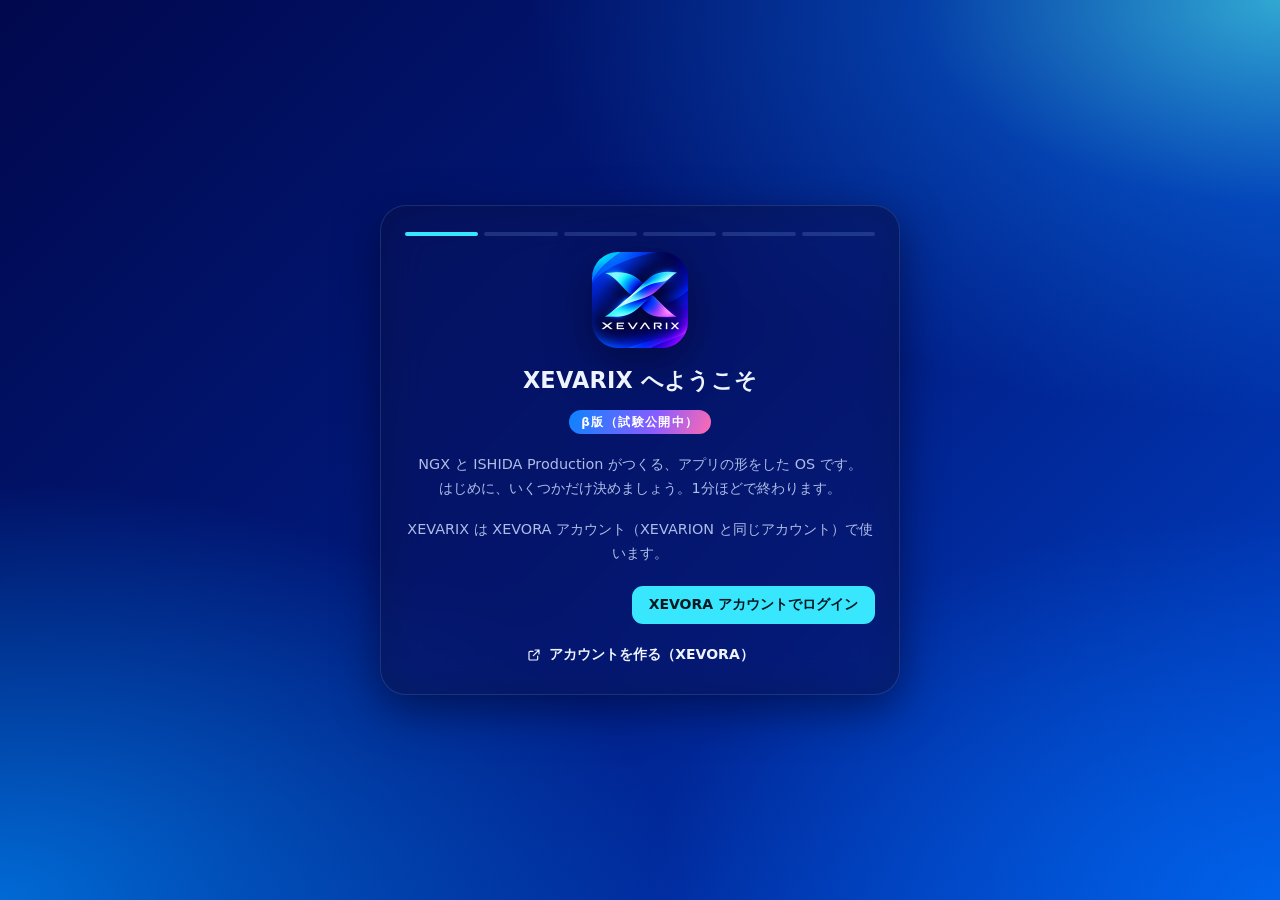
<file: index.html>
<!doctype html>
<html lang="ja" data-theme="dark" data-accent="cyan" data-fx="full">
<head>
<meta charset="utf-8">
<meta name="viewport" content="width=device-width, initial-scale=1, maximum-scale=1, user-scalable=no, viewport-fit=cover">
<meta name="apple-mobile-web-app-capable" content="yes">
<meta name="mobile-web-app-capable" content="yes">
<meta name="apple-mobile-web-app-status-bar-style" content="black-translucent">
<meta name="apple-mobile-web-app-title" content="XEVARIX">
<meta name="theme-color" content="#01084d">
<meta name="description" content="XEVARIX — NGX と ISHIDA Production がつくる、アプリの形をした OS。">
<meta name="format-detection" content="telephone=no">
<title>XEVARIX</title>
<link rel="manifest" href="manifest.webmanifest">
<link rel="icon" type="image/png" href="assets/brand/icon-64.png">
<link rel="apple-touch-icon" href="assets/brand/icon-180.png">
<style>
/* 起動画面（ほかの CSS が届く前に、すぐ出す） */
html, body { margin: 0; height: 100%; background: #01084d; }
#xvx-boot { position: fixed; inset: 0; z-index: 110; display: grid; place-items: center; background: radial-gradient(120% 90% at 50% 40%, #011c82 0%, #01084d 70%); color: #eef4ff; font-family: "Hiragino Sans", "Yu Gothic UI", "Meiryo", system-ui, sans-serif; }
#xvx-boot .bt { display: grid; justify-items: center; gap: 14px; padding: 20px; text-align: center; }
#xvx-boot img { width: min(56vw, 250px); height: auto; aspect-ratio: 1; border-radius: 22%; box-shadow: 0 20px 60px rgba(0, 20, 120, .55); }
#xvx-boot .bar { width: min(52vw, 220px); height: 4px; border-radius: 2px; background: rgba(255, 255, 255, .16); overflow: hidden; margin-top: 10px; }
#xvx-boot .bar i { display: block; width: 4%; height: 100%; border-radius: 2px; background: linear-gradient(90deg, #0a84ff, #38e6fd); transition: width .25s ease; }
#xvx-boot .msg { font-size: 12px; color: #aebde6; min-height: 1.4em; }
#xvx-boot .by { font-size: 11px; letter-spacing: .14em; color: #7688bd; margin-top: 6px; }
/* ★★ 2026-11-17 β版の印（ご指定） */
#xvx-boot .beta { margin-top: -4px; padding: 3px 12px; border-radius: 999px; font-size: 12px; font-weight: 700; letter-spacing: .12em; color: #fff; background: linear-gradient(110deg, #0a84ff, #8a5cff 60%, #ff6ab0); box-shadow: 0 6px 18px rgba(80, 60, 255, .35); }
#xvx-boot .fail { display: none; gap: 8px; flex-wrap: wrap; justify-content: center; max-width: 440px; }
#xvx-boot.failed .fail { display: flex; }
#xvx-boot .fail button { height: 38px; padding: 0 16px; border-radius: 11px; border: 1px solid rgba(255, 255, 255, .35); background: rgba(255, 255, 255, .12); color: #fff; font: inherit; font-weight: 600; font-size: 14px; }
#xvx-boot pre { display: none; max-width: min(86vw, 520px); max-height: 30vh; overflow: auto; text-align: left; font-size: 11px; color: #ffb0ba; white-space: pre-wrap; margin: 0; }
#xvx-boot.failed pre { display: block; }
</style>
<link rel="stylesheet" href="css/tokens.css">
<link rel="stylesheet" href="css/kit.css">
<link rel="stylesheet" href="css/shell.css">
<link rel="stylesheet" href="css/wm.css">
</head>
<body>
<div id="xvx-wall" data-wall="aurora"><div class="wl"></div><div class="wg a"></div><div class="wg b"></div></div>
<main id="xvx-desk" aria-label="ホーム"></main>
<div id="xvx-stage" aria-label="アプリの窓"></div>
<header id="xvx-status" class="glass" aria-label="ステータスバー"></header>
<nav id="xvx-dock" class="glass" aria-label="ドック"></nav>
<div id="xvx-layer"></div>
<div id="xvx-toasts" aria-live="polite"></div>
<div id="xvx-lock" aria-label="ロック画面"></div>
<div id="xvx-dim"></div>
<div id="xvx-boot" role="status">
  <div class="bt">
    <img src="assets/brand/xevarix-logo-640.webp" alt="XEVARIX" width="250" height="250">
    <div class="beta" title="試験公開中">β版</div>
    <div class="bar"><i id="xvx-boot-bar"></i></div>
    <div class="msg" id="xvx-boot-msg">起動しています…</div>
    <pre id="xvx-boot-err"></pre>
    <div class="fail">
      <button type="button" onclick="location.reload()">もう一度起動する</button>
      <button type="button" onclick="location.href=location.pathname+'?safe=1'">セーフモードで起動する</button>
    </div>
    <div class="by">NGX × ISHIDA Production</div>
  </div>
</div>
<noscript><div style="position:fixed;inset:0;z-index:999;display:grid;place-items:center;background:#01084d;color:#fff;padding:24px;text-align:center">XEVARIX を使うには、ブラウザの JavaScript をオンにしてください。</div></noscript>
<script>
/* 起動が終わらなかったときの見張り（本体のスクリプトが読めなかった場合も含む） */
(function () {
  var errs = [];
  window.addEventListener('error', function (e) { errs.push((e.message || 'エラー') + (e.filename ? '\n  ' + e.filename.split('/').slice(-2).join('/') + ':' + e.lineno : '')); }, true);
  function fail() {
    if (window.__xvxBooted) return;
    var b = document.getElementById('xvx-boot'); if (!b) return;
    b.classList.add('failed');
    var m = document.getElementById('xvx-boot-msg'); if (m) m.textContent = '起動できませんでした';
    var p = document.getElementById('xvx-boot-err'); if (p) p.textContent = (window.__xvxBootError || '') + (errs.length ? '\n' + errs.slice(0, 4).join('\n') : '');
  }
  document.addEventListener('xvx-boot-failed', fail);
  setTimeout(function () { if (!window.__xvxBooted && !document.querySelector('.xo') && !document.querySelector('#xvx-lock.on')) fail(); }, 15000);
})();
</script>
<script type="module" src="sys/main.js"></script>
</body>
</html>
</file>
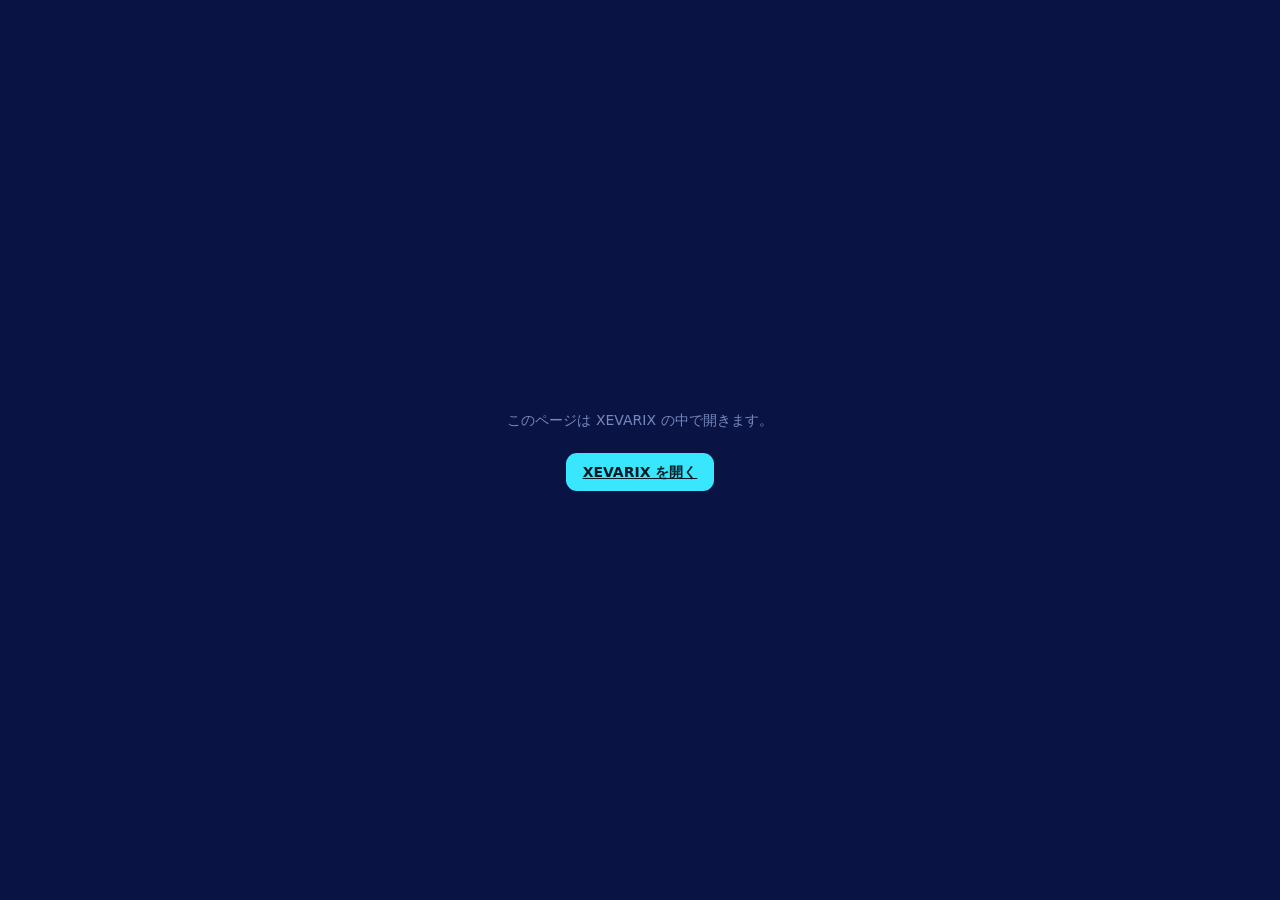
<file: apps/app.html>
<!doctype html>
<html lang="ja" class="k-html">
<head>
<meta charset="utf-8">
<meta name="viewport" content="width=device-width, initial-scale=1, viewport-fit=cover">
<meta name="apple-mobile-web-app-capable" content="yes">
<meta name="mobile-web-app-capable" content="yes">
<title>XEVARIX</title>
<link rel="stylesheet" href="../css/tokens.css">
<link rel="stylesheet" href="../css/kit.css">
</head>
<body class="k-body">
<div id="app" class="k-app"></div>
<script type="module">
/* XEVARIX の標準アプリの入れもの。?id=notes のように渡された名前の中身（apps/<id>.js）を読みこむ。
   OS とのやりとりは、親（本体）からもらう os を通す。 */
const root = document.getElementById('app');
const say = msg => { root.textContent = ''; const d = document.createElement('div'); d.className = 'k-empty'; d.textContent = msg; root.append(d); };
const id = new URLSearchParams(location.search).get('id') || '';
let host = null;
try { host = parent && parent !== window && parent.XVX ? parent.XVX : null; } catch { host = null; }
if (!host) {
  say('このページは XEVARIX の中で開きます。');
  const a = document.createElement('a'); a.href = '../index.html'; a.textContent = 'XEVARIX を開く'; a.className = 'btn pri'; a.style.marginTop = '12px'; root.firstChild.append(document.createElement('br'), a);
} else if (!/^[a-z]{2,24}$/.test(id)) {
  say('アプリの名前が正しくありません。');
} else {
  try {
    host.theme.applyTo(document);
    const os = host.sdk.connect(window);
    const mod = await import('./' + id + '.js');
    await mod.default(os, root);
  } catch (e) {
    console.error(e);
    say('このアプリを開けませんでした。\n' + (e && e.message ? e.message : e));
  }
}
</script>
</body>
</html>
</file>
<file: css/tokens.css>
/* ═══════════════════════════════════════════════════════════════
   XEVARIX — デザインの土台（色・大きさ・効果の段階）
   ・本体（index.html）と、窓の中の標準アプリ（apps/app.html）の両方が読む。
   ・見た目の切りかえは <html> の data-* だけで行う（JS から色を直に書かない）。
       data-theme   = dark / light
       data-fx      = full / reduced / minimal   … ぼかし・影・動きの段階（電力モードと端末の力で決まる）
       data-accent  = cyan / blue / lavender / mint / coral / gold
       data-contrast= high
   ═══════════════════════════════════════════════════════════════ */
:root {
  --font: "Hiragino Sans", "Hiragino Kaku Gothic ProN", "Yu Gothic UI", "Meiryo", system-ui, -apple-system, "Segoe UI", sans-serif;
  --font-mono: ui-monospace, "Cascadia Mono", "SF Mono", Consolas, Menlo, monospace;
  --ts: 1;
  font-size: calc(16px * var(--ts));

  /* ロゴから拾った色 */
  --b-navy: #01084d;
  --b-deep: #011c82;
  --b-blue: #0076fd;
  --b-cyan: #38e6fd;
  --b-ice: #f0fbfc;
  --b-lav: #a589fb;

  /* かど・間隔 */
  --r-xs: 6px;
  --r-s: 9px;
  --r-m: 13px;
  --r-l: 18px;
  --r-xl: 26px;

  /* 画面の端（ノッチ・ホームバー）。--sab は iPhone のアプリ表示で JS が実測値に直す */
  --sat: env(safe-area-inset-top, 0px);
  --sal: env(safe-area-inset-left, 0px);
  --sar: env(safe-area-inset-right, 0px);
  --sab: env(safe-area-inset-bottom, 0px);

  --ok: #3ddc97;
  --warn: #ffb547;
  --danger: #ff5d73;

  /* 効果（full） */
  --blur: 22px;
  --sat-boost: 1.5;
  --dur: 220ms;
  --dur-s: 130ms;
  --ease: cubic-bezier(.2, .8, .2, 1);
  --ease-in: cubic-bezier(.5, 0, .9, .4);
}

/* ── ダーク（標準） ── */
:root, :root[data-theme="dark"] {
  color-scheme: dark;
  --bg: #020828;
  --surface-0: #060d36;
  --surface-1: #0a1444;
  --surface-2: #101d58;
  --surface-3: #182a70;
  --surface-4: #22388a;
  --glass: rgba(8, 18, 66, .62);
  --glass-strong: rgba(8, 18, 66, .82);
  --stroke: rgba(150, 195, 255, .16);
  --stroke-2: rgba(150, 195, 255, .30);
  --text: #eef4ff;
  --text-2: #aebde6;
  --text-3: #7688bd;
  --acc: #38e6fd;
  --acc-2: #0a84ff;
  --acc-text: #63ebff;
  --acc-ink: #001a24;
  --acc-soft: rgba(56, 230, 253, .16);
  --shadow-1: 0 2px 10px rgba(0, 4, 40, .35);
  --shadow-2: 0 14px 44px rgba(0, 4, 40, .55);
  --shadow-win: 0 22px 60px rgba(0, 3, 34, .6), 0 2px 8px rgba(0, 3, 34, .4);
  --hover: rgba(150, 195, 255, .10);
  --press: rgba(150, 195, 255, .18);
  --scrim: rgba(1, 4, 30, .55);
  --ok-soft: rgba(61, 220, 151, .16);
  --warn-soft: rgba(255, 181, 71, .16);
  --danger-soft: rgba(255, 93, 115, .16);
}

/* ── ライト ── */
:root[data-theme="light"] {
  color-scheme: light;
  --bg: #dfe9ff;
  --surface-0: #eaf1ff;
  --surface-1: #ffffff;
  --surface-2: #f3f7ff;
  --surface-3: #e6eeff;
  --surface-4: #d6e2ff;
  --glass: rgba(255, 255, 255, .66);
  --glass-strong: rgba(255, 255, 255, .88);
  --stroke: rgba(10, 40, 130, .13);
  --stroke-2: rgba(10, 40, 130, .26);
  --text: #0a1644;
  --text-2: #46578c;
  --text-3: #7482ab;
  --acc: #0a84ff;
  --acc-2: #0057d9;
  --acc-text: #0057d9;
  --acc-ink: #ffffff;
  --acc-soft: rgba(10, 132, 255, .13);
  --shadow-1: 0 2px 10px rgba(10, 40, 130, .12);
  --shadow-2: 0 14px 44px rgba(10, 40, 130, .20);
  --shadow-win: 0 22px 60px rgba(10, 40, 130, .26), 0 2px 8px rgba(10, 40, 130, .14);
  --hover: rgba(10, 60, 180, .07);
  --press: rgba(10, 60, 180, .13);
  --scrim: rgba(10, 30, 90, .32);
  --ok: #12a868;
  --warn: #c97a00;
  --danger: #e0344f;
  --ok-soft: rgba(18, 168, 104, .13);
  --warn-soft: rgba(201, 122, 0, .13);
  --danger-soft: rgba(224, 52, 79, .12);
}

/* ── アクセント色 ── */
:root[data-accent="blue"]     { --acc: #4d9bff; --acc-2: #0a5cff; --acc-text: #7db7ff; --acc-ink: #00122e; --acc-soft: rgba(77, 155, 255, .18); }
:root[data-accent="lavender"] { --acc: #b39cff; --acc-2: #7a5cf0; --acc-text: #c6b5ff; --acc-ink: #150a3a; --acc-soft: rgba(179, 156, 255, .18); }
:root[data-accent="mint"]     { --acc: #4ff0b8; --acc-2: #0fb98a; --acc-text: #74f5c9; --acc-ink: #00241a; --acc-soft: rgba(79, 240, 184, .16); }
:root[data-accent="coral"]    { --acc: #ff8f7a; --acc-2: #f0553d; --acc-text: #ffab9b; --acc-ink: #2e0a03; --acc-soft: rgba(255, 143, 122, .17); }
:root[data-accent="gold"]     { --acc: #ffd166; --acc-2: #f0a51e; --acc-text: #ffdd8c; --acc-ink: #2b1c00; --acc-soft: rgba(255, 209, 102, .17); }
:root[data-theme="light"][data-accent="cyan"]     { --acc: #0a9fc2; --acc-2: #0079a3; --acc-text: #00789c; --acc-ink: #fff; --acc-soft: rgba(10, 159, 194, .14); }
:root[data-theme="light"][data-accent="blue"]     { --acc: #0a84ff; --acc-2: #0057d9; --acc-text: #0057d9; --acc-ink: #fff; --acc-soft: rgba(10, 132, 255, .13); }
:root[data-theme="light"][data-accent="lavender"] { --acc: #7a5cf0; --acc-2: #5a3fd0; --acc-text: #5a3fd0; --acc-ink: #fff; --acc-soft: rgba(122, 92, 240, .13); }
:root[data-theme="light"][data-accent="mint"]     { --acc: #0fa97e; --acc-2: #0a8563; --acc-text: #0a8563; --acc-ink: #fff; --acc-soft: rgba(15, 169, 126, .13); }
:root[data-theme="light"][data-accent="coral"]    { --acc: #e8553d; --acc-2: #c93f29; --acc-text: #c93f29; --acc-ink: #fff; --acc-soft: rgba(232, 85, 61, .12); }
:root[data-theme="light"][data-accent="gold"]     { --acc: #c98a00; --acc-2: #a06e00; --acc-text: #946500; --acc-ink: #fff; --acc-soft: rgba(201, 138, 0, .14); }

/* ── 効果の段階 ── */
:root[data-fx="reduced"] { --blur: 10px; --sat-boost: 1.2; --dur: 150ms; --dur-s: 100ms; }
:root[data-fx="minimal"] {
  --blur: 0px; --sat-boost: 1; --dur: 0ms; --dur-s: 0ms;
  --shadow-2: 0 4px 14px rgba(0, 4, 40, .4);
  --shadow-win: 0 6px 18px rgba(0, 3, 34, .5);
}
:root[data-fx="minimal"], :root[data-fx="minimal"][data-theme="dark"] { --glass: rgba(8, 18, 66, .96); --glass-strong: rgba(8, 18, 66, .98); }
:root[data-fx="minimal"][data-theme="light"] { --glass: rgba(255, 255, 255, .97); --glass-strong: rgba(255, 255, 255, .99); }
:root[data-motion="off"] { --dur: 0ms; --dur-s: 0ms; }

/* ── はっきり表示 ── */
:root[data-contrast="high"] { --stroke: rgba(170, 210, 255, .42); --stroke-2: rgba(190, 220, 255, .7); --text-2: #d5e0ff; --text-3: #b0c0ee; --glass: rgba(4, 10, 46, .94); }
:root[data-contrast="high"][data-theme="light"] { --stroke: rgba(10, 40, 130, .4); --stroke-2: rgba(10, 40, 130, .7); --text-2: #223366; --text-3: #3c4d80; --glass: rgba(255, 255, 255, .96); }

*, *::before, *::after { box-sizing: border-box; }
html { -webkit-text-size-adjust: 100%; text-size-adjust: 100%; }
body {
  margin: 0;
  font-family: var(--font);
  font-size: .875rem;
  line-height: 1.5;
  color: var(--text);
  -webkit-font-smoothing: antialiased;
  -webkit-tap-highlight-color: transparent;
}
button, input, select, textarea { font: inherit; color: inherit; }
button { cursor: pointer; }
:focus-visible { outline: 2px solid var(--acc); outline-offset: 2px; }
::selection { background: var(--acc-soft); }
.xi { width: 1.25em; height: 1.25em; flex: none; display: inline-block; vertical-align: -.22em; stroke: currentColor; fill: none; stroke-width: 1.8; stroke-linecap: round; stroke-linejoin: round; }
.sr { position: absolute; width: 1px; height: 1px; overflow: hidden; clip-path: inset(50%); white-space: nowrap; }

/* ── アプリのタイル（かど丸の地＋記号、または画像）── */
.xa-tile {
  position: relative; display: grid; place-items: center; width: 46px; height: 46px; flex: none; overflow: hidden;
  border-radius: 28%; color: var(--ti, #fff);
  background: linear-gradient(145deg, var(--t1, #3a4a7a), var(--t2, #1a2450));
  box-shadow: inset 0 1px 0 rgba(255, 255, 255, .3), inset 0 -1px 0 rgba(0, 0, 0, .2), 0 2px 7px rgba(0, 5, 40, .32);
}
:root[data-icon="circle"] .xa-tile { border-radius: 50%; }
:root[data-icon="square"] .xa-tile { border-radius: 16%; }
.xa-tile .xi { width: 56%; height: 56%; stroke-width: 1.9; }
.xa-tile img { width: 100%; height: 100%; object-fit: cover; display: block; }
.xa-tile b { font-size: 1.25em; font-weight: 700; line-height: 1; }
.xa-tile.noimg { background: linear-gradient(145deg, #5a6cc0, #27306a); }
@media (prefers-reduced-motion: reduce) { :root { --dur: 0ms; --dur-s: 0ms; } }
</file>
<file: css/kit.css>
/* XEVARIX — 部品集（本体と、窓の中の標準アプリの両方が使う）
   ボタン・入力欄・切りかえ・一覧の行・左の目次つきの配置 など。 */

/* ── 窓の中のページの土台 ── */
html.k-html, body.k-body { height: 100%; }
body.k-body { background: var(--surface-1); overflow: hidden; user-select: none; -webkit-user-select: none; }
body.k-body input, body.k-body textarea, body.k-body [contenteditable], .k-sel { user-select: text; -webkit-user-select: text; }
.k-app { height: 100%; display: flex; flex-direction: column; min-height: 0; container-type: inline-size; container-name: app; }
.k-scroll { flex: 1; min-height: 0; overflow: auto; overscroll-behavior: contain; -webkit-overflow-scrolling: touch; }
.k-pad { padding: 18px 20px 28px; }
.k-col { display: grid; gap: 14px; align-content: start; }
.k-max { max-width: 760px; margin: 0 auto; width: 100%; }
* { scrollbar-width: thin; scrollbar-color: var(--stroke-2) transparent; }
::-webkit-scrollbar { width: 10px; height: 10px; }
::-webkit-scrollbar-thumb { background: var(--stroke-2); border-radius: 5px; border: 2px solid transparent; background-clip: content-box; }
::-webkit-scrollbar-track { background: transparent; }

/* ── 小さな部品 ── */
.btn { display: inline-flex; align-items: center; justify-content: center; gap: 7px; height: 38px; padding: 0 16px; border-radius: 11px; border: 1px solid var(--stroke-2); background: var(--hover); color: var(--text); font-weight: 600; font-size: .875rem; white-space: nowrap; }
.btn:hover { background: var(--press); }
.btn.pri { background: var(--acc); border-color: transparent; color: var(--acc-ink); }
.btn.pri:hover { filter: brightness(1.08); }
.btn.danger { background: var(--danger); border-color: transparent; color: #fff; }
.btn.ghost { border-color: transparent; background: transparent; }
.btn.sm { height: 30px; padding: 0 11px; font-size: .8125rem; border-radius: 9px; }
.btn:disabled { opacity: .45; pointer-events: none; }
.btn .xi { width: 16px; height: 16px; }
.ibtn { width: 34px; height: 34px; padding: 0; border: 0; border-radius: 10px; background: transparent; color: var(--text-2); display: inline-grid; place-items: center; flex: none; }
.ibtn:hover { background: var(--hover); color: var(--text); }
.ibtn.on { background: var(--acc-soft); color: var(--acc-text); }
.chip { display: inline-flex; align-items: center; gap: 6px; height: 30px; padding: 0 12px; border-radius: 15px; border: 1px solid var(--stroke); background: var(--hover); color: var(--text); font-size: .8125rem; font-weight: 500; white-space: nowrap; }
.chip:hover { background: var(--press); }
.chip.on { background: var(--acc); color: var(--acc-ink); border-color: transparent; font-weight: 600; }
.chip .xi { width: 15px; height: 15px; }
.field { height: 40px; width: 100%; padding: 0 12px; border-radius: 11px; border: 1px solid var(--stroke-2); background: var(--surface-0); color: var(--text); outline: 0; min-width: 0; }
textarea.field { height: auto; padding: 10px 12px; line-height: 1.6; resize: vertical; }
.field:focus { border-color: var(--acc); box-shadow: 0 0 0 3px var(--acc-soft); }
.field.sm { height: 32px; border-radius: 9px; font-size: .8125rem; }
select.field { padding-right: 28px; -webkit-appearance: none; appearance: none; background-image: linear-gradient(45deg, transparent 50%, var(--text-2) 50%), linear-gradient(135deg, var(--text-2) 50%, transparent 50%); background-position: calc(100% - 16px) 50%, calc(100% - 11px) 50%; background-size: 5px 5px; background-repeat: no-repeat; }
.muted { color: var(--text-2); }
.tiny { font-size: .75rem; }
.mono { font-family: var(--font-mono); }
.seg { display: grid; grid-auto-flow: column; grid-auto-columns: 1fr; gap: 3px; padding: 3px; border-radius: 12px; background: var(--hover); }
.seg button { height: 32px; border: 0; border-radius: 9px; background: transparent; color: var(--text-2); font-size: .75rem; font-weight: 600; display: inline-flex; align-items: center; justify-content: center; gap: 5px; padding: 0 8px; white-space: nowrap; min-width: 0; }
.seg button .xi { width: 14px; height: 14px; }
.seg button.on { background: var(--surface-1); color: var(--text); box-shadow: var(--shadow-1); }
.seg button.on .xi { color: var(--acc-text); }
input[type="range"] { -webkit-appearance: none; appearance: none; height: 6px; border-radius: 3px; background: var(--press); outline-offset: 6px; min-width: 60px; }
input[type="range"]::-webkit-slider-thumb { -webkit-appearance: none; width: 20px; height: 20px; border-radius: 50%; background: var(--acc); border: 3px solid var(--surface-1); box-shadow: var(--shadow-1); }
input[type="range"]::-moz-range-thumb { width: 16px; height: 16px; border-radius: 50%; background: var(--acc); border: 3px solid var(--surface-1); }
input[type="checkbox"] { width: 18px; height: 18px; accent-color: var(--acc); flex: none; margin: 2px 0 0; }

/* 切りかえスイッチ */
.k-sw { position: relative; width: 46px; height: 28px; flex: none; padding: 0; border: 0; border-radius: 14px; background: var(--press); transition: background var(--dur-s); }
.k-sw::after { content: ""; position: absolute; left: 3px; top: 3px; width: 22px; height: 22px; border-radius: 50%; background: #fff; box-shadow: 0 1px 4px rgba(0, 0, 0, .3); transition: translate var(--dur-s) var(--ease); }
.k-sw[aria-checked="true"] { background: var(--acc); }
.k-sw[aria-checked="true"]::after { translate: 18px 0; }

/* ── 左の目次つきの配置（せまい窓では目次が上の帯になる）── */
.k-split { flex: 1; min-height: 0; display: grid; grid-template-columns: 212px minmax(0, 1fr); }
.k-side { background: var(--surface-0); border-right: 1px solid var(--stroke); overflow: auto; padding: 10px 8px; display: flex; flex-direction: column; gap: 2px; }
.k-nav { display: flex; align-items: center; gap: 10px; height: 36px; padding: 0 10px; border: 0; border-radius: 10px; background: transparent; color: var(--text-2); font-size: .8125rem; font-weight: 500; text-align: left; white-space: nowrap; flex: none; }
.k-nav:hover { background: var(--hover); color: var(--text); }
.k-nav.on { background: var(--acc-soft); color: var(--text); font-weight: 600; }
.k-nav.on .xi { color: var(--acc-text); }
.k-nav .xi { width: 17px; height: 17px; }
.k-nav-sec { font-size: .66rem; font-weight: 700; color: var(--text-3); letter-spacing: .08em; padding: 10px 10px 3px; flex: none; }
.k-main { min-width: 0; min-height: 0; display: flex; flex-direction: column; }
@container app (max-width: 620px) {
  .k-split { grid-template-columns: minmax(0, 1fr); grid-template-rows: auto minmax(0, 1fr); }
  .k-side { flex-direction: row; border-right: 0; border-bottom: 1px solid var(--stroke); padding: 6px 8px; overflow: auto hidden; scrollbar-width: none; }
  .k-side::-webkit-scrollbar { display: none; }
  .k-nav-sec { display: none; }
  .k-pad { padding: 14px 14px 24px; }
}

/* ── 見出し・帯 ── */
.k-head { display: flex; align-items: center; gap: 10px; padding: 12px 16px; border-bottom: 1px solid var(--stroke); flex: none; min-height: 54px; }
.k-head h1 { margin: 0; font-size: 1.02rem; font-weight: 700; flex: 1; min-width: 0; white-space: nowrap; overflow: hidden; text-overflow: ellipsis; }
.k-tools { display: flex; align-items: center; gap: 6px; padding: 8px 12px; border-bottom: 1px solid var(--stroke); flex: none; flex-wrap: wrap; }
.k-tools .field { width: auto; flex: 1; min-width: 120px; height: 34px; }
.k-sp { flex: 1; }
h2.k-h { margin: 6px 2px 0; font-size: 1.25rem; font-weight: 700; letter-spacing: .01em; }
p.k-p { margin: 0 2px; color: var(--text-2); font-size: .8125rem; line-height: 1.65; }

/* ── 一覧の行・まとまり ── */
.k-group { border-radius: var(--r-m); background: var(--surface-2); border: 1px solid var(--stroke); overflow: hidden; }
.k-group-t { font-size: .72rem; font-weight: 700; color: var(--text-3); letter-spacing: .07em; margin: 8px 4px -8px; }
.k-row { display: flex; align-items: center; gap: 12px; min-height: 52px; padding: 9px 14px; width: 100%; border: 0; border-top: 1px solid var(--stroke); background: transparent; color: var(--text); text-align: left; font: inherit; }
.k-row:first-child { border-top: 0; }
button.k-row:hover, a.k-row:hover { background: var(--hover); }
.k-row > .xi:first-child { color: var(--acc-text); width: 20px; height: 20px; }
.k-row .k-rt { flex: 1; min-width: 0; }
.k-row .k-rt b { display: block; font-weight: 600; font-size: .875rem; }
.k-row .k-rt small { display: block; color: var(--text-2); font-size: .75rem; line-height: 1.5; margin-top: 1px; }
.k-row .k-rr { display: flex; align-items: center; gap: 8px; flex: none; color: var(--text-2); font-size: .8125rem; max-width: 60%; }
.k-row.danger .k-rt b, .k-row.danger > .xi:first-child { color: var(--danger); }
.k-row .field { width: auto; min-width: 110px; height: 34px; }
.k-row.col { flex-direction: column; align-items: stretch; gap: 8px; }
.k-row .xa-tile { width: 34px; height: 34px; }
.k-kv { display: flex; justify-content: space-between; gap: 14px; padding: 8px 14px; border-top: 1px solid var(--stroke); font-size: .8125rem; }
.k-kv:first-child { border-top: 0; }
.k-kv span:first-child { color: var(--text-2); flex: none; }
.k-kv span:last-child { text-align: right; overflow-wrap: anywhere; font-variant-numeric: tabular-nums; user-select: text; -webkit-user-select: text; }
.k-card { border-radius: var(--r-m); background: var(--surface-2); border: 1px solid var(--stroke); padding: 14px; display: grid; gap: 8px; }
.k-card h3 { margin: 0; font-size: .78rem; font-weight: 700; color: var(--text-2); letter-spacing: .04em; display: flex; align-items: center; gap: 6px; }
.k-card h3 .xi { width: 15px; height: 15px; color: var(--acc-text); }
.k-big { font-size: 1.7rem; font-weight: 700; line-height: 1.1; font-variant-numeric: tabular-nums; letter-spacing: -.01em; }
.k-big small { font-size: .8rem; font-weight: 500; color: var(--text-2); margin-left: 4px; letter-spacing: 0; }
.k-grid { display: grid; grid-template-columns: repeat(auto-fit, minmax(150px, 1fr)); gap: 12px; }
.k-meter { height: 8px; border-radius: 4px; background: var(--press); overflow: hidden; }
.k-meter i { display: block; height: 100%; border-radius: 4px; background: var(--acc); transition: width .5s var(--ease); }
.k-meter.warn i { background: var(--warn); } .k-meter.danger i { background: var(--danger); } .k-meter.ok i { background: var(--ok); }
.k-badge { display: inline-flex; align-items: center; height: 20px; padding: 0 8px; border-radius: 10px; font-size: .68rem; font-weight: 700; background: var(--acc-soft); color: var(--acc-text); white-space: nowrap; }
.k-badge.ok { background: var(--ok-soft); color: var(--ok); } .k-badge.warn { background: var(--warn-soft); color: var(--warn); } .k-badge.danger { background: var(--danger-soft); color: var(--danger); } .k-badge.mute { background: var(--hover); color: var(--text-2); }
.k-empty { display: grid; place-content: center; justify-items: center; gap: 10px; padding: 40px 20px; text-align: center; color: var(--text-3); font-size: .875rem; line-height: 1.6; flex: 1; }
.k-empty .xi { width: 40px; height: 40px; opacity: .7; }
.k-tabs { display: flex; gap: 4px; padding: 8px 12px 0; border-bottom: 1px solid var(--stroke); flex: none; overflow-x: auto; scrollbar-width: none; }
.k-tabs::-webkit-scrollbar { display: none; }
.k-tab { height: 36px; padding: 0 14px; border: 0; border-bottom: 2.5px solid transparent; background: transparent; color: var(--text-2); font-weight: 600; font-size: .8125rem; white-space: nowrap; display: inline-flex; align-items: center; gap: 6px; }
.k-tab.on { color: var(--text); border-bottom-color: var(--acc); }
.k-tab .xi { width: 15px; height: 15px; }
table.k-table { width: 100%; border-collapse: collapse; font-size: .8125rem; }
.k-table th { text-align: left; font-weight: 600; color: var(--text-3); font-size: .7rem; letter-spacing: .05em; padding: 8px 10px; border-bottom: 1px solid var(--stroke); white-space: nowrap; position: sticky; top: 0; background: var(--surface-1); z-index: 1; }
.k-table td { padding: 8px 10px; border-bottom: 1px solid var(--stroke); vertical-align: middle; font-variant-numeric: tabular-nums; }
.k-table tr:hover td { background: var(--hover); }
.k-table .num { text-align: right; }
canvas.k-chart { width: 100%; height: 120px; display: block; }
.k-note { display: flex; gap: 10px; padding: 10px 12px; border-radius: var(--r-s); background: var(--acc-soft); font-size: .8rem; line-height: 1.6; color: var(--text); }
.k-note.warn { background: var(--warn-soft); }
.k-note .xi { flex: none; margin-top: 2px; color: var(--acc-text); }
.k-note.warn .xi { color: var(--warn); }
.k-swatches { display: flex; gap: 8px; flex-wrap: wrap; }
.k-swatch { width: 30px; height: 30px; border-radius: 50%; border: 3px solid transparent; padding: 0; outline: 1px solid var(--stroke); }
.k-swatch.on { border-color: var(--text); }
.k-md { font-size: .875rem; line-height: 1.75; color: var(--text); user-select: text; -webkit-user-select: text; }
.k-md h1 { font-size: 1.35rem; margin: 0 0 10px; } .k-md h2 { font-size: 1.08rem; margin: 20px 0 8px; } .k-md h3 { font-size: .95rem; margin: 16px 0 6px; }
.k-md p { margin: 0 0 10px; } .k-md ul, .k-md ol { margin: 0 0 10px; padding-left: 1.4em; } .k-md li { margin: 2px 0; }
.k-md code { font-family: var(--font-mono); font-size: .85em; background: var(--hover); padding: 1px 6px; border-radius: 5px; }
.k-md pre { background: var(--surface-0); border: 1px solid var(--stroke); border-radius: var(--r-s); padding: 12px; overflow: auto; font-family: var(--font-mono); font-size: .8rem; line-height: 1.6; }
.k-md pre code { background: none; padding: 0; }
.k-md hr { border: 0; border-top: 1px solid var(--stroke); margin: 16px 0; }
.k-md a { color: var(--acc-text); }
.k-md input[type="checkbox"] { vertical-align: -3px; margin-right: 6px; }
</file>
<file: css/shell.css>
/* XEVARIX — 本体の画面（壁紙・ステータスバー・ドック・ホーム・パネル・ロック・起動） */

:root { --sb-base: 30px; --sb-h: calc(var(--sb-base) + var(--sat)); --bar-h: 0px; --stage-b: 0px; }
html, body { height: 100%; overflow: hidden; overscroll-behavior: none; background: var(--wall-base, #011a7c); }
body { position: fixed; inset: 0; user-select: none; -webkit-user-select: none; touch-action: manipulation; }
body[data-mode="phone"] { --sb-base: 28px; --bar-h: calc(62px + var(--sab)); --stage-b: var(--bar-h); }
body[data-mode="tablet"] { --bar-h: calc(78px + var(--sab)); --stage-b: var(--bar-h); }
input, textarea, [contenteditable] { user-select: text; -webkit-user-select: text; }

/* ── 壁紙 ── */
#xvx-wall { position: fixed; inset: 0; z-index: 0; overflow: hidden; background: var(--wall-base, #011a7c); }
#xvx-wall .wl { position: absolute; inset: 0; background-size: cover; background-position: center; }
#xvx-wall[data-wall="aurora"] .wl {
  background:
    radial-gradient(95% 75% at 100% 0%, rgba(78, 250, 254, .62) 0%, rgba(10, 132, 255, .34) 30%, transparent 62%),
    radial-gradient(85% 75% at 0% 100%, rgba(1, 129, 239, .78) 0%, transparent 62%),
    radial-gradient(75% 65% at 100% 100%, rgba(0, 118, 253, .62) 0%, transparent 66%),
    linear-gradient(135deg, #01084d 0%, #011c82 52%, #0142c9 100%);
}
#xvx-wall[data-wall="deep"] .wl {
  background:
    radial-gradient(60% 50% at 50% 42%, rgba(10, 60, 200, .5) 0%, transparent 70%),
    radial-gradient(40% 30% at 82% 12%, rgba(56, 230, 253, .22) 0%, transparent 70%),
    linear-gradient(180deg, #00031c 0%, #010a3e 60%, #011866 100%);
}
#xvx-wall[data-wall="dawn"] .wl {
  background:
    radial-gradient(80% 60% at 20% 10%, rgba(165, 137, 251, .75) 0%, transparent 62%),
    radial-gradient(80% 70% at 90% 90%, rgba(56, 230, 253, .6) 0%, transparent 62%),
    linear-gradient(160deg, #1b1470 0%, #2a3fc4 55%, #1a8fe0 100%);
}
#xvx-wall[data-wall="sky"] .wl {
  background:
    radial-gradient(70% 60% at 85% 5%, rgba(255, 255, 255, .9) 0%, transparent 60%),
    radial-gradient(80% 70% at 5% 95%, rgba(120, 190, 255, .8) 0%, transparent 62%),
    linear-gradient(150deg, #cfe6ff 0%, #9fd0ff 45%, #6fb6ff 100%);
}
#xvx-wall[data-wall="mint"] .wl {
  background:
    radial-gradient(80% 60% at 90% 0%, rgba(79, 240, 184, .55) 0%, transparent 60%),
    radial-gradient(70% 70% at 0% 100%, rgba(10, 132, 255, .6) 0%, transparent 62%),
    linear-gradient(140deg, #012a4a 0%, #025a7a 55%, #0a8f8a 100%);
}
#xvx-wall[data-wall="mono"] .wl { background: var(--bg); }
/* ゆっくり流れる光（効果が full で、電力モードが許すときだけ） */
#xvx-wall .wg { position: absolute; width: 70vmax; height: 70vmax; border-radius: 50%; opacity: 0; pointer-events: none; will-change: transform; }
#xvx-wall[data-live="1"] .wg { opacity: .55; }
#xvx-wall .wg.a { left: -20vmax; top: -30vmax; background: radial-gradient(closest-side, rgba(56, 230, 253, .5), transparent); animation: xvx-drift-a 46s ease-in-out infinite alternate; }
#xvx-wall .wg.b { right: -25vmax; bottom: -30vmax; background: radial-gradient(closest-side, rgba(165, 137, 251, .42), transparent); animation: xvx-drift-b 58s ease-in-out infinite alternate; }
#xvx-wall:not([data-live="1"]) .wg { animation: none; }
@keyframes xvx-drift-a { to { transform: translate3d(34vmax, 22vmax, 0) scale(1.15); } }
@keyframes xvx-drift-b { to { transform: translate3d(-30vmax, -18vmax, 0) scale(.9); } }
#xvx-dim { position: fixed; inset: 0; z-index: 200; background: #000; opacity: var(--dim, 0); pointer-events: none; transition: opacity .6s; }

/* ── ガラスの面（共通） ── */
.glass { background: var(--glass); -webkit-backdrop-filter: blur(var(--blur)) saturate(var(--sat-boost)); backdrop-filter: blur(var(--blur)) saturate(var(--sat-boost)); border: 1px solid var(--stroke); }
:root[data-fx="minimal"] .glass { -webkit-backdrop-filter: none; backdrop-filter: none; }

/* ── ステータスバー ── */
#xvx-status {
  position: fixed; left: 0; right: 0; top: 0; height: var(--sb-h); z-index: 50;
  padding: var(--sat) calc(8px + var(--sar)) 0 calc(8px + var(--sal));
  display: flex; align-items: center; gap: 4px; font-size: .78rem; font-weight: 600; color: var(--text);
  border-width: 0 0 1px;
}
.xsb-l, .xsb-r { display: flex; align-items: center; gap: 2px; min-width: 0; }
.xsb-l { flex: 1; }
.xsb-btn { height: 24px; min-width: 26px; padding: 0 6px; border: 0; border-radius: 7px; background: transparent; display: inline-flex; align-items: center; gap: 5px; color: inherit; font-weight: 600; white-space: nowrap; }
.xsb-btn:hover, .xsb-btn[aria-expanded="true"] { background: var(--hover); }
.xsb-btn .xi { width: 15px; height: 15px; }
.xsb-brand { letter-spacing: .16em; font-size: .72rem; }
.xsb-brand .orb { width: 16px; height: 16px; }
/* ★★ 2026-11-17 β版の印（ステータスバー） */
.xsb-beta { font-style: normal; font-size: .58rem; font-weight: 800; letter-spacing: 0; line-height: 1; padding: 2px 5px; border-radius: 6px; color: #fff; background: linear-gradient(110deg, #0a84ff, #8a5cff 60%, #ff6ab0); }
.xsb-app { color: var(--text-2); overflow: hidden; text-overflow: ellipsis; white-space: nowrap; padding: 0 6px; font-weight: 600; min-width: 0; }
.xsb-appx { display: none; }
.xsb-clock { font-variant-numeric: tabular-nums; letter-spacing: .02em; }
.xsb-batt b { font-weight: 600; font-variant-numeric: tabular-nums; }
.xsb-badge { min-width: 15px; height: 15px; padding: 0 4px; border-radius: 8px; background: var(--acc); color: var(--acc-ink); font-size: .625rem; display: inline-grid; place-items: center; font-weight: 700; }
.xsb-ind { color: var(--acc-text); display: inline-flex; }
.xsb-ind.warn { color: var(--warn); }
body[data-mode="phone"] .xsb-brand > span:not(.orb), body[data-mode="phone"] .xsb-date { display: none; }
body:not([data-mode="desktop"])[data-home="0"] .xsb-appx { display: inline-flex; }

/* ── ドック ── */
#xvx-dock {
  position: fixed; z-index: 50; left: 50%; bottom: calc(10px + var(--sab)); transform: translateX(-50%);
  display: flex; align-items: center; gap: 6px; padding: 7px 10px; border-radius: 24px;
  max-width: calc(100vw - 16px); box-shadow: var(--shadow-2);
  transition: transform var(--dur) var(--ease), opacity var(--dur) var(--ease);
}
.xd-group { display: flex; align-items: center; gap: 6px; min-width: 0; overflow-x: auto; scrollbar-width: none; }
.xd-group::-webkit-scrollbar { display: none; }
.xd-sep { width: 1px; height: 30px; background: var(--stroke-2); flex: none; margin: 0 2px; }
.xd-item { position: relative; width: 48px; height: 48px; flex: none; padding: 0; border: 0; border-radius: 15px; background: transparent; display: grid; place-items: center; color: var(--text); transition: transform var(--dur-s) var(--ease), background var(--dur-s); }
.xd-item:hover { background: var(--hover); transform: translateY(-3px); }
.xd-item:active { transform: scale(.93); }
.xd-item .xa-tile { width: 40px; height: 40px; }
.xd-item .xi { width: 22px; height: 22px; }
.xd-item[data-run="1"]::after { content: ""; position: absolute; bottom: 1px; left: 50%; width: 5px; height: 5px; margin-left: -2.5px; border-radius: 50%; background: var(--text-2); }
.xd-item[data-run="1"][data-fg="1"]::after { background: var(--acc); width: 14px; margin-left: -7px; border-radius: 3px; }
.xd-item[data-st="suspended"] .xa-tile, .xd-item[data-st="hibernated"] .xa-tile { opacity: .55; filter: saturate(.6); }
.xd-orb { width: 58px; height: 58px; flex: none; padding: 0; border: 0; border-radius: 50%; background: transparent; display: grid; place-items: center; transition: transform var(--dur-s) var(--ease); }
.xd-orb:hover { transform: scale(1.07); }
.xd-orb:active { transform: scale(.94); }
.xd-orb .orb { width: 52px; height: 52px; }
.xd-phone { display: none; }
body[data-mode="phone"] #xvx-dock {
  left: 0; right: 0; bottom: 0; transform: none; max-width: none; height: var(--bar-h); padding: 0 calc(18px + var(--sar)) var(--sab) calc(18px + var(--sal));
  border-radius: 0; border-width: 1px 0 0; justify-content: space-between; box-shadow: none;
}
body[data-mode="phone"] .xd-group, body[data-mode="phone"] .xd-sep { display: none; }
body[data-mode="phone"] .xd-phone { display: grid; width: 64px; height: 50px; }
body[data-mode="phone"] .xd-orb { margin-top: -14px; }
body[data-mode="tablet"] #xvx-dock { bottom: calc(8px + var(--sab)); }
body[data-ov="1"] #xvx-dock { z-index: 55; }

/* （アプリのタイル .xa-tile は、窓の中のアプリも使うので tokens.css にある） */

/* ── ホーム（スマホ・タブレット）／デスクトップの面 ── */
#xvx-desk { position: fixed; left: 0; right: 0; top: var(--sb-h); bottom: var(--stage-b); z-index: 10; overflow: hidden auto; overscroll-behavior: contain; -webkit-overflow-scrolling: touch; padding: 14px calc(14px + var(--sar)) 24px calc(14px + var(--sal)); transition: opacity var(--dur) var(--ease), scale var(--dur) var(--ease); }
body:not([data-mode="desktop"])[data-home="0"] #xvx-desk { opacity: 0; scale: .96; pointer-events: none; }
.xh-wrap { max-width: 760px; margin: 0 auto; display: grid; gap: 16px; }
.xh-search { display: flex; align-items: center; gap: 8px; height: 40px; padding: 0 14px; border-radius: 20px; color: var(--text-2); font-size: .875rem; width: 100%; text-align: left; }
/* ホームの並び（アプリとウィジェットを同じ並びに。列の数だけ形で変わる。小さい札＝2列・横長の札＝4列） */
.xh-grid { --hc: 4; display: grid; grid-template-columns: repeat(var(--hc), minmax(0, 1fr)); grid-auto-rows: minmax(84px, auto); gap: 14px 8px; padding: 4px 0; }
body[data-mode="tablet"] .xh-grid { --hc: 6; }
.xh-it { position: relative; min-width: 0; display: grid; -webkit-touch-callout: none; user-select: none; -webkit-user-select: none; }
.xh-it[data-size="s"] { grid-column: span 2; }
.xh-it[data-size="w"] { grid-column: span 4; }
.xh-it > .xh-app { align-self: start; }
.xh-empty { grid-column: 1 / -1; padding: 24px 8px; text-align: center; color: var(--text-2); font-size: .8125rem; }
.xh-app { display: grid; justify-items: center; gap: 6px; padding: 2px 0; border: 0; background: transparent; color: var(--text); font-size: .72rem; font-weight: 500; min-width: 0; }
.xh-app .xa-tile { width: 58px; height: 58px; transition: transform var(--dur-s) var(--ease); }
.xh-app:active .xa-tile { transform: scale(.9); }
.xh-app span { max-width: 100%; white-space: nowrap; overflow: hidden; text-overflow: ellipsis; text-shadow: 0 1px 4px rgba(0, 5, 40, .55); }
:root[data-theme="light"] .xh-app span { text-shadow: 0 1px 3px rgba(255, 255, 255, .7); }
body[data-mode="desktop"] #xvx-desk { left: auto; right: 0; width: 344px; bottom: 0; padding: 16px 16px 96px 4px; pointer-events: none; }
body[data-mode="desktop"] #xvx-desk > * { pointer-events: auto; }
body[data-mode="desktop"] .xh-search { display: none; }
/* 編集（長押し・「ホームを編集」）：揺れる・－で外す・持って動かす */
.xh-rm { position: absolute; top: -7px; left: -7px; z-index: 4; width: 24px; height: 24px; padding: 0; border: 0; border-radius: 50%; display: none; place-items: center; background: var(--glass-strong); color: var(--text); box-shadow: var(--shadow-1); }
.xh-it:not(.xh-itw) > .xh-rm { left: calc(50% - 38px); }
.xh-rm .xi { width: 14px; height: 14px; }
[data-edit="1"] .xh-rm { display: grid; }
[data-edit="1"] .xh-it { touch-action: none; cursor: grab; animation: xvx-jiggle .26s ease-in-out infinite alternate; }
[data-edit="1"] .xh-it:nth-child(3n+1) { animation-delay: -.09s; }
[data-edit="1"] .xh-it:nth-child(3n+2) { animation-delay: -.18s; }
[data-edit="1"] .xh-itw { animation-name: xvx-wiggle; }
[data-edit="1"] .xh-it > :not(.xh-rm) { pointer-events: none; }
:root[data-motion="off"] [data-edit="1"] .xh-it { animation: none; }
@keyframes xvx-jiggle { from { rotate: -1.2deg; } to { rotate: 1.2deg; } }
.xh-it.ph { opacity: .28; animation: none !important; }
.xh-ghost { position: fixed !important; z-index: 140; margin: 0; pointer-events: none; scale: 1.06; filter: drop-shadow(0 14px 26px rgba(0, 0, 0, .38)); }
.xh-ghost.drop { transition: left .18s var(--ease), top .18s var(--ease), scale .18s var(--ease); scale: 1; }
.xh-ghost .xh-rm { display: none; }
.xh-tools { display: none; position: sticky; top: 0; z-index: 6; align-items: center; gap: 8px; padding: 6px; border-radius: 22px; }
[data-edit="1"] .xh-tools { display: flex; }
[data-edit="1"] .xh-search, [data-edit="1"] .xh-editbtn { display: none; }
.xh-tools-t { flex: 1; min-width: 0; text-align: center; font-size: .72rem; color: var(--text-2); white-space: nowrap; overflow: hidden; text-overflow: ellipsis; }
.xh-editbtn { justify-self: center; }
/* ウィジェットを足す一覧 */
.xh-galw { position: absolute; inset: 0; display: grid; place-items: center; padding: 16px; pointer-events: auto; }
.xh-gal { width: min(440px, 100%); max-height: min(560px, 86%); display: flex; flex-direction: column; border-radius: var(--r-xl); overflow: hidden; box-shadow: var(--shadow-2); }
.xh-gal-h { display: flex; align-items: center; justify-content: space-between; padding: 12px 10px 6px 18px; font-size: 1rem; }
.xh-gal-l { overflow: auto; padding: 4px 10px 12px; display: grid; gap: 6px; }
.xh-gal-i { display: flex; align-items: center; gap: 12px; padding: 10px; border: 0; border-radius: 14px; background: var(--hover); color: var(--text); text-align: left; font: inherit; }
.xh-gal-i:hover { background: var(--acc-soft); }
.xh-gal-ic { width: 38px; height: 38px; flex: none; border-radius: 11px; display: grid; place-items: center; background: var(--acc-soft); color: var(--acc); }
.xh-gal-t { display: grid; gap: 2px; min-width: 0; }
.xh-gal-t small { color: var(--text-2); font-size: .72rem; line-height: 1.4; }
.xh-gal-none { margin: 0; padding: 8px 18px 18px; color: var(--text-2); font-size: .85rem; }
body[data-mode="desktop"][data-wgt="0"] #xvx-desk { display: none; }

/* ── ウィジェット ── */
.xwg { position: relative; min-height: 96px; padding: 12px 14px; border-radius: var(--r-l); display: flex; flex-direction: column; gap: 4px; color: var(--text); overflow: hidden; text-align: left; font: inherit; }
button.xwg { cursor: pointer; }
.xwg-h { display: flex; align-items: center; gap: 6px; font-size: .7rem; font-weight: 700; color: var(--text-2); letter-spacing: .04em; }
.xwg-h .xi { width: 14px; height: 14px; }
.xwg-v { font-size: 1.5rem; font-weight: 700; line-height: 1.15; font-variant-numeric: tabular-nums; letter-spacing: -.01em; }
.xwg-s { font-size: .75rem; color: var(--text-2); line-height: 1.45; }
.xwg-row { display: flex; align-items: center; gap: 8px; }
.xwg-bar { height: 6px; border-radius: 3px; background: var(--hover); overflow: hidden; margin-top: auto; }
.xwg-bar i { display: block; height: 100%; border-radius: 3px; background: var(--acc); transition: width .6s var(--ease); }
.xwg-chips { display: flex; flex-wrap: wrap; gap: 6px; margin-top: 4px; }
@keyframes xvx-wiggle { from { rotate: -.5deg; } to { rotate: .5deg; } }
/* XEVARION のパートナー（絵の枠は 92×112：widgets.js の位置の計算と合わせる） */
.xwg-mate { flex-direction: row; align-items: stretch; gap: 12px; padding: 10px 14px 10px 10px; min-height: 132px; }
.xwg-mate-pic { position: relative; flex: none; width: 92px; height: 112px; align-self: center; border-radius: 16px; overflow: hidden; background: linear-gradient(165deg, var(--mc, #5a6cc0), #0c1238); }
.xwg-mate-pic img { position: absolute; max-width: none; height: auto; }
.xwg-mate-ph { position: absolute; inset: 0; display: grid; place-items: center; color: #fff; font-size: 1.7rem; font-weight: 700; }
.xwg-mate-ph .xi { width: 34px; height: 34px; opacity: .9; }
.xwg-mate-tx { flex: 1; min-width: 0; display: flex; flex-direction: column; gap: 4px; }
.xwg-mate-nm { font-weight: 700; font-size: .98rem; line-height: 1.3; }
.xwg-mate-nm small { margin-left: 6px; font-size: .66rem; font-weight: 600; color: var(--text-3); letter-spacing: .06em; }
.xwg-mate-say { padding: 7px 10px; border-radius: 4px 14px 14px 14px; background: var(--hover); font-size: .8rem; line-height: 1.5; overflow: hidden; display: -webkit-box; -webkit-line-clamp: 3; -webkit-box-orient: vertical; }
.xwg-mate-say[hidden] { display: none; }

/* （ボタン・入力欄・切りかえなどの小さな部品は、窓の中のアプリと共通なので kit.css にある） */

/* ── かぶさる面（ランチャー・パネル・検索・AI）── */
#xvx-layer { position: fixed; inset: 0; z-index: 60; pointer-events: none; }
#xvx-layer > .xlw { position: absolute; inset: 0; pointer-events: auto; }
#xvx-layer > .xlw.pass { pointer-events: none; }
#xvx-layer > .xlw.pass > * { pointer-events: auto; }
.scrim { position: absolute; inset: 0; background: var(--scrim); opacity: 0; transition: opacity var(--dur) var(--ease); }
.scrim.clear { background: transparent; }
.show > .scrim, .scrim.show { opacity: 1; }
.pop { opacity: 0; scale: .97; translate: 0 -6px; transition: opacity var(--dur) var(--ease), scale var(--dur) var(--ease), translate var(--dur) var(--ease); }
.show > .pop, .pop.show { opacity: 1; scale: 1; translate: 0 0; }

/* ランチャー */
.xl { position: absolute; inset: 0; display: grid; place-items: center; padding: calc(var(--sb-h) + 16px) 16px calc(96px + var(--sab)); }
.xl-card { position: relative; width: min(880px, 100%); max-height: 100%; display: flex; flex-direction: column; border-radius: var(--r-xl); box-shadow: var(--shadow-2); overflow: hidden; }
.xl-top { padding: 16px 18px 10px; display: flex; gap: 10px; align-items: center; }
.xl-top .field { border-radius: 20px; padding-left: 38px; }
.xl-top .xl-si { position: absolute; left: 30px; color: var(--text-3); pointer-events: none; }
.xl-body { overflow: auto; padding: 4px 18px 20px; display: grid; gap: 6px; }
.xl-cat { font-size: .72rem; font-weight: 700; color: var(--text-3); letter-spacing: .08em; margin: 10px 4px 2px; }
.xl-grid { display: grid; grid-template-columns: repeat(auto-fill, minmax(88px, 1fr)); gap: 12px 4px; }
.xl-grid .xh-app { padding: 8px 2px; border-radius: 14px; }
.xl-grid .xh-app:hover { background: var(--hover); }
.xl-grid .xh-app span { text-shadow: none; }
.xl-empty { padding: 30px; text-align: center; color: var(--text-3); }

/* パネル（コントロールセンター・通知） */
.xp { position: absolute; top: calc(var(--sb-h) + 8px); right: calc(8px + var(--sar)); width: min(372px, calc(100vw - 16px)); max-height: calc(100% - var(--sb-h) - 24px - var(--bar-h)); border-radius: var(--r-xl); box-shadow: var(--shadow-2); display: flex; flex-direction: column; overflow: hidden; transform-origin: 100% 0; }
.xp-body { overflow: auto; padding: 14px; display: grid; gap: 12px; }
.xp-h { display: flex; align-items: center; justify-content: space-between; gap: 8px; font-size: .78rem; font-weight: 700; color: var(--text-2); letter-spacing: .05em; }
.xp-card { border-radius: var(--r-l); background: var(--hover); padding: 12px; display: grid; gap: 10px; }
.xp-tiles { display: grid; grid-template-columns: repeat(4, 1fr); gap: 8px; }
.xp-tile { display: grid; justify-items: center; gap: 5px; padding: 10px 2px 8px; border-radius: 15px; border: 0; background: var(--hover); color: var(--text); font-size: .68rem; font-weight: 600; line-height: 1.2; min-width: 0; }
.xp-tile span { max-width: 100%; overflow: hidden; text-overflow: ellipsis; white-space: nowrap; }
.xp-tile .xi { width: 20px; height: 20px; }
.xp-tile:hover { background: var(--press); }
.xp-tile.on { background: var(--acc); color: var(--acc-ink); }
.xp-slider { display: flex; align-items: center; gap: 10px; color: var(--text-2); }
.xp-slider input { flex: 1; }
.xn-item { display: grid; grid-template-columns: auto 1fr auto; gap: 10px; align-items: start; padding: 10px; border-radius: 14px; background: var(--hover); text-align: left; border: 0; color: var(--text); width: 100%; font: inherit; }
.xn-item .xa-tile { width: 30px; height: 30px; }
.xn-item b { display: block; font-size: .8125rem; font-weight: 600; }
.xn-item p { margin: 2px 0 0; font-size: .78rem; color: var(--text-2); white-space: pre-wrap; overflow-wrap: anywhere; user-select: text; -webkit-user-select: text; }
.xn-item time { font-size: .68rem; color: var(--text-3); white-space: nowrap; }
.xn-acts { display: flex; flex-wrap: wrap; gap: 6px; margin-top: 8px; }
.xn-empty { text-align: center; padding: 26px 10px; color: var(--text-3); font-size: .8125rem; }

/* 検索 */
.xs { position: absolute; inset: 0; display: flex; justify-content: center; align-items: flex-start; padding: calc(var(--sb-h) + 8vh) 12px 0; }
.xs-card { position: relative; width: min(640px, 100%); max-height: min(70vh, 560px); border-radius: var(--r-xl); box-shadow: var(--shadow-2); display: flex; flex-direction: column; overflow: hidden; }
.xs-in { display: flex; align-items: center; gap: 10px; padding: 0 16px; height: 54px; border-bottom: 1px solid var(--stroke); flex: none; }
.xs-in input { flex: 1; height: 100%; border: 0; outline: 0; background: transparent; font-size: 1.05rem; min-width: 0; }
.xs-in .xi { color: var(--text-3); }
.xs-list { overflow: auto; padding: 6px; }
.xs-sec { font-size: .68rem; font-weight: 700; color: var(--text-3); letter-spacing: .08em; padding: 8px 10px 4px; }
.xs-row { display: flex; align-items: center; gap: 10px; width: 100%; padding: 7px 10px; border: 0; border-radius: 11px; background: transparent; color: var(--text); text-align: left; font: inherit; }
.xs-row .xa-tile { width: 30px; height: 30px; }
.xs-row .xs-ic { width: 30px; height: 30px; border-radius: 9px; background: var(--hover); display: grid; place-items: center; flex: none; color: var(--acc-text); }
.xs-row b { font-weight: 600; font-size: .875rem; }
.xs-row small { display: block; color: var(--text-3); font-size: .72rem; white-space: nowrap; overflow: hidden; text-overflow: ellipsis; }
.xs-row > span:nth-child(2) { flex: 1; min-width: 0; }
.xs-row kbd { font: inherit; font-size: .68rem; color: var(--text-3); }
.xs-row.sel, .xs-row:hover { background: var(--acc-soft); }
.xs-hint { padding: 22px; text-align: center; color: var(--text-3); font-size: .8125rem; }

/* AI パネル */
.xai { position: absolute; left: 50%; bottom: calc(86px + var(--sab)); width: min(440px, calc(100vw - 16px)); height: min(640px, calc(100% - var(--sb-h) - 104px - var(--sab))); translate: -50% 12px; border-radius: var(--r-xl); box-shadow: var(--shadow-2); display: flex; flex-direction: column; overflow: hidden; opacity: 0; scale: .97; transform-origin: 50% 100%; transition: opacity var(--dur) var(--ease), scale var(--dur) var(--ease), translate var(--dur) var(--ease); }
.xai.show { opacity: 1; scale: 1; translate: -50% 0; }
body[data-mode="phone"] .xai { left: 0; right: 0; bottom: 0; width: auto; height: min(86%, calc(100% - var(--sb-h) - 10px)); translate: 0 30px; border-radius: var(--r-xl) var(--r-xl) 0 0; padding-bottom: var(--sab); }
body[data-mode="phone"] .xai.show { translate: 0 0; }
.xai-h { display: flex; align-items: center; gap: 10px; padding: 12px 12px 10px 16px; border-bottom: 1px solid var(--stroke); flex: none; }
.xai-h .orb { width: 30px; height: 30px; }
.xai-h b { font-size: .95rem; letter-spacing: .02em; }
.xai-h small { display: block; font-size: .68rem; color: var(--text-3); font-weight: 500; }
.xai-h > div { flex: 1; min-width: 0; }
.xai-log { flex: 1; overflow: auto; padding: 14px; display: flex; flex-direction: column; gap: 10px; user-select: text; -webkit-user-select: text; overscroll-behavior: contain; }
.xai-m { max-width: 88%; padding: 9px 13px; border-radius: 16px; font-size: .875rem; line-height: 1.6; white-space: pre-wrap; overflow-wrap: anywhere; }
.xai-m.u { align-self: flex-end; background: var(--acc); color: var(--acc-ink); border-bottom-right-radius: 5px; }
.xai-m.a { align-self: flex-start; background: var(--hover); border-bottom-left-radius: 5px; }
.xai-m.a.err { background: var(--danger-soft); }
.xai-m b { font-weight: 700; }
.xai-m code { font-family: var(--font-mono); font-size: .8em; background: var(--press); padding: 1px 5px; border-radius: 5px; }
.xai-m ul { margin: 4px 0; padding-left: 1.2em; }
.xai-m .eng { display: block; margin-top: 6px; font-size: .66rem; color: var(--text-3); }
.xai-acts { display: flex; flex-wrap: wrap; gap: 6px; margin-top: 8px; }
.xai-card { margin-top: 8px; padding: 10px; border-radius: 12px; background: var(--surface-1); border: 1px solid var(--stroke); display: grid; gap: 6px; font-size: .8125rem; }
.xai-kv { display: flex; justify-content: space-between; gap: 10px; }
.xai-kv span:first-child { color: var(--text-2); }
.xai-kv span:last-child { font-weight: 600; font-variant-numeric: tabular-nums; text-align: right; }
.xai-meter { height: 6px; border-radius: 3px; background: var(--press); overflow: hidden; }
.xai-meter i { display: block; height: 100%; background: var(--acc); border-radius: 3px; }
.xai-sug { display: flex; gap: 6px; padding: 0 12px 8px; overflow-x: auto; scrollbar-width: none; flex: none; }
.xai-sug::-webkit-scrollbar { display: none; }
.xai-in { display: flex; align-items: flex-end; gap: 8px; padding: 10px 12px 12px; border-top: 1px solid var(--stroke); flex: none; }
.xai-in textarea { flex: 1; min-height: 40px; max-height: 120px; resize: none; padding: 9px 13px; border-radius: 20px; border: 1px solid var(--stroke-2); background: var(--surface-0); outline: 0; line-height: 1.45; font-size: .9rem; }
.xai-in textarea:focus { border-color: var(--acc); }
.xai-send { width: 40px; height: 40px; border-radius: 50%; border: 0; background: var(--acc); color: var(--acc-ink); display: grid; place-items: center; flex: none; }
.xai-mic { width: 40px; height: 40px; border-radius: 50%; border: 1px solid var(--stroke-2); background: transparent; color: var(--text-2); display: grid; place-items: center; flex: none; }
.xai-mic.on { background: var(--danger); color: #fff; border-color: transparent; animation: xvx-pulse 1.2s ease-in-out infinite; }
@keyframes xvx-pulse { 50% { box-shadow: 0 0 0 8px rgba(255, 93, 115, 0); } 0% { box-shadow: 0 0 0 0 rgba(255, 93, 115, .5); } }
.xai-dots { display: inline-flex; gap: 4px; padding: 4px 0; }
.xai-dots i { width: 6px; height: 6px; border-radius: 50%; background: var(--text-3); animation: xvx-dot 1s ease-in-out infinite; }
.xai-dots i:nth-child(2) { animation-delay: .15s; } .xai-dots i:nth-child(3) { animation-delay: .3s; }
@keyframes xvx-dot { 50% { translate: 0 -4px; opacity: .5; } }

/* お知らせの札（トースト） */
#xvx-toasts { position: fixed; z-index: 90; top: calc(var(--sb-h) + 8px); right: calc(8px + var(--sar)); width: min(360px, calc(100vw - 16px)); display: grid; gap: 8px; pointer-events: none; }
body[data-mode="phone"] #xvx-toasts { left: 8px; right: 8px; width: auto; }
.xt { pointer-events: auto; display: grid; grid-template-columns: auto 1fr auto; gap: 10px; align-items: start; padding: 11px 12px; border-radius: 16px; box-shadow: var(--shadow-2); animation: xvx-toast-in var(--dur) var(--ease); }
.xt.out { opacity: 0; translate: 20px 0; transition: opacity var(--dur), translate var(--dur); }
.xt .xa-tile { width: 32px; height: 32px; }
.xt .xt-ic { width: 32px; height: 32px; border-radius: 10px; background: var(--acc-soft); color: var(--acc-text); display: grid; place-items: center; }
.xt.warn .xt-ic { background: var(--warn-soft); color: var(--warn); }
.xt.ok .xt-ic { background: var(--ok-soft); color: var(--ok); }
.xt b { display: block; font-size: .8125rem; font-weight: 600; }
.xt p { margin: 1px 0 0; font-size: .78rem; color: var(--text-2); white-space: pre-wrap; overflow-wrap: anywhere; }
@keyframes xvx-toast-in { from { opacity: 0; translate: 0 -10px; } }

/* 確認の窓（モーダル）・メニュー */
.xm { position: fixed; inset: 0; z-index: 150; display: grid; place-items: center; padding: 20px; }
.xm-card { position: relative; width: min(420px, 100%); max-height: 86%; overflow: auto; padding: 20px; border-radius: var(--r-xl); background: var(--glass-strong); box-shadow: var(--shadow-2); display: grid; gap: 12px; }
.xm-card h3 { margin: 0; font-size: 1.05rem; }
.xm-card p { margin: 0; color: var(--text-2); font-size: .875rem; line-height: 1.6; white-space: pre-wrap; user-select: text; -webkit-user-select: text; }
.xm-btns { display: flex; justify-content: flex-end; gap: 8px; flex-wrap: wrap; margin-top: 4px; }
.xc { position: fixed; z-index: 160; min-width: 190px; max-width: 280px; padding: 5px; border-radius: 14px; box-shadow: var(--shadow-2); background: var(--glass-strong); }
.xc button { display: flex; align-items: center; gap: 9px; width: 100%; height: 34px; padding: 0 10px; border: 0; border-radius: 9px; background: transparent; color: var(--text); font-size: .8125rem; text-align: left; }
.xc button:hover { background: var(--acc-soft); }
.xc button.danger { color: var(--danger); }
.xc hr { border: 0; border-top: 1px solid var(--stroke); margin: 4px 6px; }
.xc .xi { width: 16px; height: 16px; color: var(--text-2); }

/* ── コア（AI のロゴ）── assets/brand/xevarix-ai.webp（X のマーク・背景は透明）。外の輪＝電池・光＝考え中／聞き取り中 */
.orb { position: relative; display: inline-block; width: 44px; height: 44px; flex: none; --oa: #7ff3ff; --og: rgba(56, 230, 253, .7); }
.orb .o-logo { position: absolute; inset: 10%; background: url(../assets/brand/xevarix-ai.webp) center / contain no-repeat; filter: drop-shadow(0 2px 5px rgba(0, 10, 60, .35)); transition: filter .4s; }
.orb svg { position: absolute; inset: 0; width: 100%; height: 100%; display: block; overflow: visible; }
.orb .o-batt { fill: none; stroke: var(--oa); stroke-width: 2; stroke-linecap: round; opacity: .9; transform: rotate(-90deg); transform-origin: 50% 50%; transition: stroke-dasharray .8s var(--ease); }
.orb .o-track { fill: none; stroke: currentColor; stroke-width: 2; opacity: .14; }
.orb[data-mode="max"] { --oa: #ffffff; }
.orb[data-mode="saver"] { --oa: #74f5c9; --og: rgba(116, 245, 201, .7); }
.orb[data-mode="ultra"] { --oa: #b9b4d8; --og: rgba(185, 180, 216, .6); }
.orb[data-mode="ultra"] .o-logo { filter: saturate(.5) brightness(.9); }
.orb[data-alert="low"] { --oa: #ffd166; }
.orb[data-alert="crit"] { --oa: #ff5d73; }
.orb[data-busy="1"] .o-logo { animation: xvx-orb-glow 1.4s ease-in-out infinite; }
.orb[data-listen="1"] .o-logo { animation: xvx-orb-glow .7s ease-in-out infinite; }
:root[data-motion="off"] .orb .o-logo { animation: none; }
.xsb-brand .orb .o-logo { inset: 0; filter: none; }
.xsb-brand .orb svg { display: none; }
@keyframes xvx-orb-glow { 50% { filter: drop-shadow(0 0 9px var(--og)) drop-shadow(0 0 3px var(--og)); } }
@keyframes xvx-breathe { 50% { opacity: .15; } }

/* ── ロック画面 ── */
#xvx-lock { position: fixed; inset: 0; z-index: 100; display: none; flex-direction: column; align-items: center; color: #fff; padding: calc(var(--sat) + 8vh) 20px calc(var(--sab) + 28px); overflow: hidden; }
#xvx-lock.on { display: flex; }
#xvx-lock::before { content: ""; position: absolute; inset: 0; background: rgba(1, 6, 50, .42); -webkit-backdrop-filter: blur(calc(var(--blur) * 1.4)) saturate(1.3); backdrop-filter: blur(calc(var(--blur) * 1.4)) saturate(1.3); }
:root[data-fx="minimal"] #xvx-lock::before { background: #020a44; }
#xvx-lock > * { position: relative; }
#xvx-lock.leave { opacity: 0; translate: 0 -30px; transition: opacity var(--dur) var(--ease), translate var(--dur) var(--ease); }
.xlk-time { font-size: clamp(4rem, 17vw, 7.5rem); font-weight: 200; line-height: 1; letter-spacing: -.03em; font-variant-numeric: tabular-nums; text-shadow: 0 4px 30px rgba(0, 10, 80, .5); }
.xlk-date { font-size: 1.1rem; font-weight: 500; margin-top: 8px; opacity: .92; }
.xlk-info { margin-top: 14px; display: flex; gap: 8px; flex-wrap: wrap; justify-content: center; }
.xlk-pill { display: inline-flex; align-items: center; gap: 6px; height: 30px; padding: 0 12px; border-radius: 15px; background: rgba(255, 255, 255, .14); font-size: .8125rem; }
.xlk-pill .xi { width: 15px; height: 15px; }
.xlk-mid { flex: 1; display: grid; place-content: center; justify-items: center; gap: 14px; width: 100%; }
.xlk-users { display: flex; gap: 14px; flex-wrap: wrap; justify-content: center; }
.xlk-user { display: grid; justify-items: center; gap: 6px; border: 0; background: transparent; color: #fff; padding: 8px; border-radius: 16px; font-size: .8125rem; }
.xlk-user.on .xu-av { outline: 3px solid var(--b-cyan); outline-offset: 3px; }
.xu-av { width: 64px; height: 64px; border-radius: 50%; display: grid; place-items: center; font-size: 1.6rem; font-weight: 700; color: #fff; background: linear-gradient(145deg, var(--u1, #38e6fd), var(--u2, #0a5cff)); box-shadow: inset 0 1px 0 rgba(255, 255, 255, .3); flex: none; }
.xu-av.sm { width: 34px; height: 34px; font-size: .95rem; }
.xlk-dots { display: flex; gap: 12px; height: 16px; }
.xlk-dots i { width: 13px; height: 13px; border-radius: 50%; border: 1.5px solid #fff; transition: background .12s; }
.xlk-dots i.f { background: #fff; }
.xlk-dots.bad { animation: xvx-shake .4s; }
@keyframes xvx-shake { 20%, 60% { translate: -8px 0; } 40%, 80% { translate: 8px 0; } }
.xlk-pad { display: grid; grid-template-columns: repeat(3, 68px); gap: 12px 18px; }
.xlk-key { width: 68px; height: 68px; border-radius: 50%; border: 0; background: rgba(255, 255, 255, .16); color: #fff; font-size: 1.55rem; font-weight: 400; display: grid; place-items: center; }
.xlk-key:active { background: rgba(255, 255, 255, .36); }
.xlk-key.t { background: transparent; font-size: .8125rem; }
.xlk-msg { min-height: 1.3em; font-size: .8125rem; opacity: .9; text-align: center; }
.xlk-foot { display: flex; gap: 10px; align-items: center; opacity: .95; flex-wrap: wrap; justify-content: center; }
.xlk-hint { font-size: .875rem; opacity: .85; animation: xvx-breathe 2.6s ease-in-out infinite; }
.xlk-btn { display: inline-flex; align-items: center; gap: 7px; height: 40px; padding: 0 18px; border-radius: 20px; border: 1px solid rgba(255, 255, 255, .4); background: rgba(255, 255, 255, .14); color: #fff; font-weight: 600; }
.xlk-pass { width: min(280px, 80vw); height: 44px; border-radius: 22px; border: 1px solid rgba(255, 255, 255, .5); background: rgba(255, 255, 255, .14); color: #fff; text-align: center; font-size: 1.1rem; outline: 0; letter-spacing: .2em; }

/* ── はじめての設定（OOBE）── */
.xo { position: fixed; inset: 0; z-index: 105; display: grid; place-items: center; padding: calc(var(--sat) + 16px) 16px calc(var(--sab) + 16px); overflow: auto; }
.xo-card { width: min(520px, 100%); border-radius: var(--r-xl); padding: 26px 24px 20px; display: grid; gap: 16px; box-shadow: var(--shadow-2); }
.xo-card h2 { margin: 0; font-size: 1.4rem; letter-spacing: .01em; }
.xo-card p { margin: 0; color: var(--text-2); line-height: 1.7; font-size: .9rem; white-space: pre-line; }
#xvx-dock:empty, #xvx-status:empty { display: none; }
.xo-steps { display: flex; gap: 6px; }
.xo-steps i { flex: 1; height: 4px; border-radius: 2px; background: var(--press); }
.xo-steps i.on { background: var(--acc); }
.xo-row { display: flex; gap: 10px; flex-wrap: wrap; }
.xo-opt { flex: 1 1 120px; display: grid; gap: 6px; justify-items: center; padding: 14px 8px; border-radius: 16px; border: 1.5px solid var(--stroke); background: var(--hover); color: var(--text); font-weight: 600; font-size: .8125rem; }
.xo-opt.on { border-color: var(--acc); background: var(--acc-soft); }
.xo-opt .xi { width: 24px; height: 24px; }
.xo-opt small { font-weight: 400; color: var(--text-2); font-size: .7rem; text-align: center; line-height: 1.4; }
.xo-sw { display: flex; gap: 8px; }
.xo-sw button { width: 34px; height: 34px; border-radius: 50%; border: 3px solid transparent; padding: 0; }
.xo-sw button.on { border-color: var(--text); }
.xo-foot { display: flex; justify-content: space-between; gap: 10px; margin-top: 4px; }
.xo-logo { width: 96px; height: 96px; border-radius: 26px; object-fit: cover; justify-self: center; box-shadow: var(--shadow-2); }
.xo-list { display: grid; gap: 8px; }
.xo-li { display: flex; gap: 10px; align-items: flex-start; font-size: .875rem; color: var(--text-2); line-height: 1.55; }
.xo-li .xi { color: var(--acc-text); margin-top: 2px; }
.xo-bench { height: 8px; border-radius: 4px; background: var(--press); overflow: hidden; }
.xo-bench i { display: block; height: 100%; width: 0; background: linear-gradient(90deg, var(--acc-2), var(--acc)); transition: width .3s; }

/* ── 起動画面（最初の一瞬は index.html の中の CSS で出す。ここは続き）── */
#xvx-boot.done { opacity: 0; pointer-events: none; transition: opacity .45s ease; }

/* 性能の表示（重ねて出す） */
#xvx-hud { position: fixed; z-index: 95; left: calc(8px + var(--sal)); top: calc(var(--sb-h) + 8px); padding: 5px 9px; border-radius: 9px; background: rgba(0, 0, 0, .62); color: #7dffb0; font: 600 11px/1.5 var(--font-mono); pointer-events: none; white-space: pre; }

@media (max-height: 620px) { .xlk-pad { grid-template-columns: repeat(3, 56px); gap: 8px 14px; } .xlk-key { width: 56px; height: 56px; font-size: 1.3rem; } }
</file>
<file: css/wm.css>
/* XEVARIX — 窓の見た目 */
#xvx-stage {
  position: fixed; left: 0; right: 0; top: var(--sb-h); bottom: var(--stage-b, 0px);
  z-index: 20; pointer-events: none; overflow: hidden; contain: layout style;
}
.xw {
  position: absolute; left: 0; top: 0; display: flex; flex-direction: column;
  pointer-events: auto; background: var(--surface-1); border-radius: var(--r-m);
  box-shadow: var(--shadow-win); outline: 1px solid var(--stroke); overflow: hidden;
  opacity: 1; scale: 1; transition: opacity var(--dur) var(--ease), scale var(--dur) var(--ease);
}
.xw[hidden] { display: none; }
.xw.opening, .xw.closing { opacity: 0; scale: .96; }
.xw[data-focus="1"] { outline-color: var(--stroke-2); }
.xw[data-focus="0"] { box-shadow: var(--shadow-2); }
.xw[data-state="max"], .xw[data-state="snap-l"], .xw[data-state="snap-r"] { border-radius: 0; }
.xw[data-min="1"] { opacity: 0; scale: .9; pointer-events: none; visibility: hidden; transition: opacity var(--dur) var(--ease), scale var(--dur) var(--ease), visibility 0s var(--dur); }
.xw[data-vis="hidden"] { visibility: hidden; pointer-events: none; }

.xw-bar {
  height: 38px; flex: none; display: flex; align-items: center; gap: 8px; padding: 0 6px 0 10px;
  background: var(--surface-2); border-bottom: 1px solid var(--stroke);
  user-select: none; -webkit-user-select: none; touch-action: none; cursor: default;
}
.xw-bar .xa-tile { width: 20px; height: 20px; border-radius: 6px; }
.xw-bar .xa-tile .xi { width: 12px; height: 12px; }
.xw-title { flex: 1; min-width: 0; white-space: nowrap; overflow: hidden; text-overflow: ellipsis; font-size: .8125rem; font-weight: 600; color: var(--text-3); letter-spacing: .01em; }
.xw[data-focus="1"] .xw-title { color: var(--text); }
.xw-btn { width: 32px; height: 26px; padding: 0; border: 0; border-radius: 7px; background: transparent; color: var(--text-2); display: grid; place-items: center; transition: background var(--dur-s); }
.xw-btn .xi { width: 15px; height: 15px; }
.xw-btn:hover { background: var(--hover); color: var(--text); }
.xw-btn.close:hover { background: var(--danger); color: #fff; }

.xw-body { flex: 1; min-height: 0; position: relative; background: var(--surface-1); }
.xw-body iframe { position: absolute; inset: 0; width: 100%; height: 100%; border: 0; display: block; background: transparent; color-scheme: normal; }
.xw-body iframe.frozen { visibility: hidden; }
.xw-body iframe.gone { display: none; }
/* 中身が出るまで・休止しているあいだに見える札 */
.xw-ph { position: absolute; inset: 0; display: grid; place-content: center; justify-items: center; gap: 10px; color: var(--text-3); font-size: .8125rem; pointer-events: none; }
.xw-ph .xa-tile { width: 64px; height: 64px; border-radius: 18px; }
.xw-ph .xa-tile .xi { width: 34px; height: 34px; }

.xw-rs { position: absolute; z-index: 5; touch-action: none; }
/* つかむ所は窓の内側に取る（かどは丸く切れているので、少し大きめに） */
.xw-rs.n { top: 0; left: 14px; right: 12px; height: 5px; cursor: ns-resize; }
.xw-rs.s { bottom: 0; left: 18px; right: 18px; height: 7px; cursor: ns-resize; }
.xw-rs.e { right: 0; top: 18px; bottom: 18px; width: 7px; cursor: ew-resize; }
.xw-rs.w { left: 0; top: 18px; bottom: 18px; width: 7px; cursor: ew-resize; }
/* 上の2すみは小さめ（右上は「閉じる」ボタンに重ならないように） */
.xw-rs.ne { top: 0; right: 0; width: 10px; height: 10px; cursor: nesw-resize; }
.xw-rs.nw { top: 0; left: 0; width: 14px; height: 14px; cursor: nwse-resize; }
.xw-rs.se { bottom: 0; right: 0; width: 22px; height: 22px; cursor: nwse-resize; }
.xw-rs.sw { bottom: 0; left: 0; width: 22px; height: 22px; cursor: nesw-resize; }
.xw:not([data-state="normal"]) .xw-rs { display: none; }

#xvx-stage.dragging .xw-body { pointer-events: none; }
#xvx-stage.dragging .xw { transition: none; }
.xw-snap-preview { position: absolute; z-index: 9; border-radius: var(--r-m); background: var(--acc-soft); outline: 2px solid var(--acc); pointer-events: none; transition: left var(--dur-s) var(--ease), top var(--dur-s) var(--ease), width var(--dur-s) var(--ease), height var(--dur-s) var(--ease); }

/* 全画面の形（スマホ・「全画面＋2分割」のタブレット）：ふちの無い全画面。data-wins は wm.js の free() */
body:not([data-wins="1"]) .xw { border-radius: 0; box-shadow: none; outline: 0; }
body:not([data-wins="1"]) .xw-bar, body:not([data-wins="1"]) .xw-rs { display: none; }
body[data-mode="tablet"]:not([data-wins="1"]) .xw[data-state="snap-l"] { border-right: 1px solid var(--stroke-2); }
/* 窓の形のタブレット（iPadOS 26 のウインドウのように）：指でつかみやすく。右下のかどに大きさを変える印 */
body[data-mode="tablet"][data-wins="1"] .xw-bar { height: 44px; padding-left: 12px; }
body[data-mode="tablet"][data-wins="1"] .xw-btn { width: 40px; height: 34px; border-radius: 10px; }
body[data-mode="tablet"][data-wins="1"] .xw-btn .xi { width: 17px; height: 17px; }
body[data-mode="tablet"][data-wins="1"] .xw-rs.s { height: 12px; left: 30px; right: 36px; }
body[data-mode="tablet"][data-wins="1"] .xw-rs.e, body[data-mode="tablet"][data-wins="1"] .xw-rs.w { width: 12px; top: 44px; bottom: 36px; }
body[data-mode="tablet"][data-wins="1"] .xw-rs.sw { width: 30px; height: 30px; }
body[data-mode="tablet"][data-wins="1"] .xw-rs.se { width: 36px; height: 36px; }
body[data-mode="tablet"][data-wins="1"] .xw-rs.se::after { content: ''; position: absolute; right: 7px; bottom: 7px; width: 15px; height: 15px; border: solid var(--text-3); border-width: 0 3px 3px 0; border-bottom-right-radius: 13px; opacity: .8; pointer-events: none; }
body[data-mode="tablet"][data-wins="1"] .xw[data-focus="1"] .xw-rs.se::after { border-color: var(--acc); }

/* 一覧（オーバービュー） */
.xw-ovl { display: none; position: absolute; left: 0; right: 0; top: 100%; height: calc(30px / var(--ovs, 1)); align-items: center; justify-content: center; gap: calc(8px / var(--ovs, 1)); pointer-events: auto; }
.xw-ovl-t { display: inline-flex; align-items: center; gap: calc(7px / var(--ovs, 1)); font-size: calc(.8125rem / var(--ovs, 1)); color: var(--text); text-shadow: 0 1px 6px rgba(0, 0, 0, .5); white-space: nowrap; max-width: 80%; overflow: hidden; }
.xw-ovl-t b { font-weight: 600; overflow: hidden; text-overflow: ellipsis; }
.xw-ovl-t .xa-tile { width: calc(18px / var(--ovs, 1)); height: calc(18px / var(--ovs, 1)); border-radius: 28%; }
.xw-ovl-t .xa-tile .xi { width: 60%; height: 60%; }
.xw-ovl-x { width: calc(22px / var(--ovs, 1)); height: calc(22px / var(--ovs, 1)); padding: 0; border: 0; border-radius: 50%; background: var(--glass-strong); color: var(--text); display: grid; place-items: center; }
.xw-ovl-x .xi { width: 58%; height: 58%; }
.xw-ovl-x:hover { background: var(--danger); color: #fff; }
#xvx-stage.ov { pointer-events: auto; z-index: 45; background: var(--scrim); }
#xvx-stage.ov .xw { transform: var(--ovt) !important; transform-origin: 0 0; overflow: visible; border-radius: calc(14px / var(--ovs, 1)); visibility: visible !important; opacity: 1 !important; scale: 1 !important; pointer-events: auto !important; cursor: pointer; box-shadow: var(--shadow-2); outline: calc(1px / var(--ovs, 1)) solid var(--stroke-2); }
#xvx-stage.ov .xw:hover { outline: calc(3px / var(--ovs, 1)) solid var(--acc); }
#xvx-stage.ov .xw-bar { display: none; }
#xvx-stage.ov .xw-body { pointer-events: none; border-radius: inherit; overflow: hidden; }
#xvx-stage.ov .xw-rs { display: none; }
#xvx-stage.ov .xw-ovl { display: flex; }
#xvx-stage.ov-anim .xw { transition: transform var(--dur) var(--ease), border-radius var(--dur) var(--ease); }
</file>
